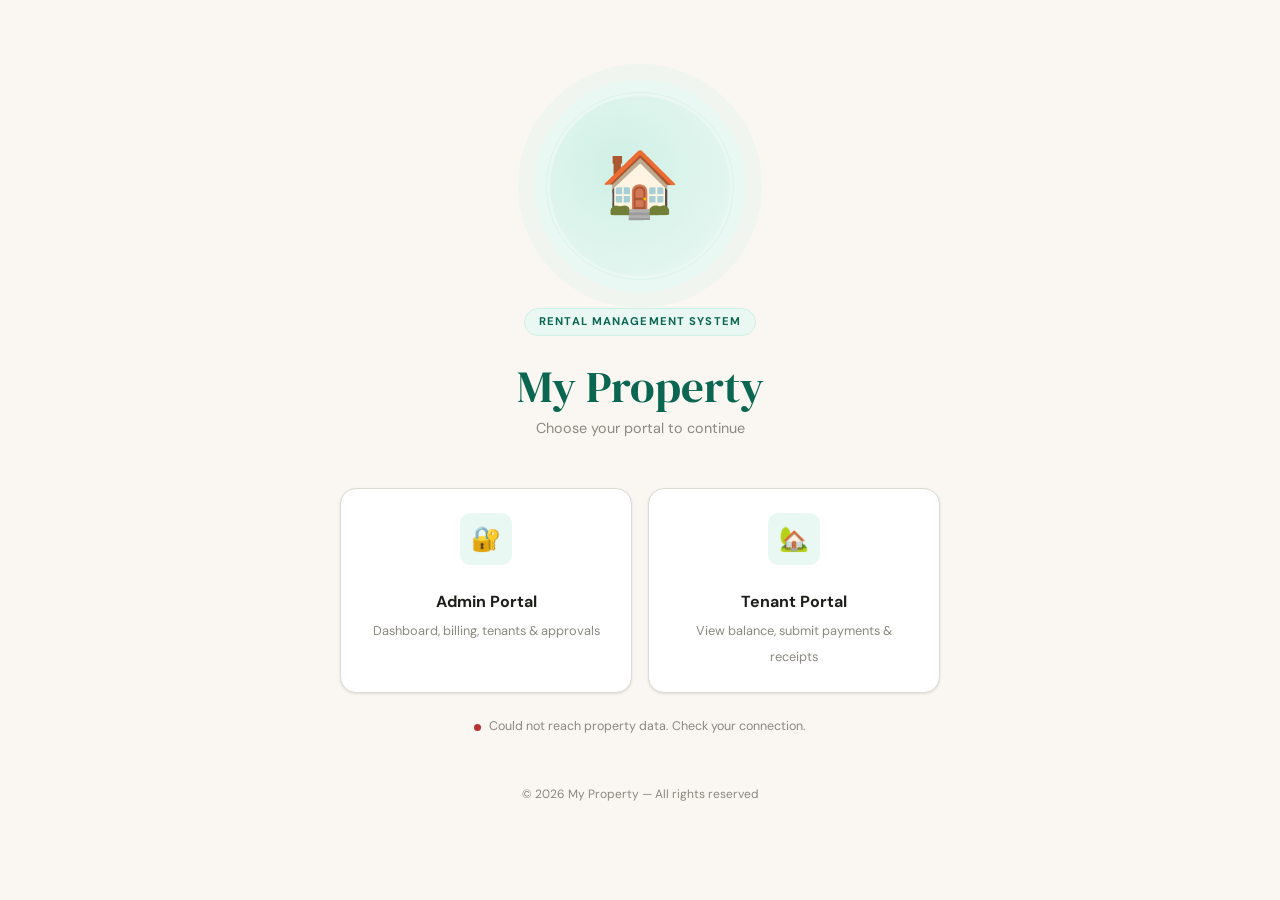
<file: index.html>
<!DOCTYPE html>
<html lang="en">
<head>
  <meta charset="UTF-8" />
  <meta name="viewport" content="width=device-width, initial-scale=1.0" />
  <meta name="description" content="Rental Management System" />
  <title>Loading…</title>

  <!-- PWA -->
  <link rel="manifest" href="manifest.json" />
  <meta name="theme-color" content="#0a6650" />
  <meta name="mobile-web-app-capable" content="yes" />
  <meta name="apple-mobile-web-app-capable" content="yes" />
  <meta name="apple-mobile-web-app-status-bar-style" content="black-translucent" />
  <meta name="apple-mobile-web-app-title" content="JJ Rental" />
  <link rel="apple-touch-icon" href="icon-192.svg" />

  <!-- Preconnect to speed up first GAS call -->
  <link rel="preconnect" href="https://script.google.com" />
  <link rel="dns-prefetch" href="https://script.googleusercontent.com" />

  <!-- Fonts -->
  <link rel="preconnect" href="https://fonts.googleapis.com" />
  <link rel="preconnect" href="https://fonts.gstatic.com" crossorigin />
  <link href="https://fonts.googleapis.com/css2?family=DM+Sans:wght@400;500;600;700&family=DM+Serif+Display&display=swap" rel="stylesheet" />

  <link rel="stylesheet" href="style.css" />

  <style>
    /* Landing-specific tweaks */
    .landing__orb {
      width: 180px;
      height: 180px;
      border-radius: 50%;
      background: radial-gradient(circle at 40% 40%, var(--clr-teal-light), var(--clr-teal-pale));
      display: flex;
      align-items: center;
      justify-content: center;
      margin: 0 auto var(--sp-xl);
      box-shadow: 0 0 0 16px var(--clr-teal-pale), 0 0 0 32px rgba(208,240,230,.25);
      font-size: 4rem;
      position: relative;
    }

    .landing__orb::after {
      content: '';
      position: absolute;
      inset: -4px;
      border-radius: 50%;
      border: 1.5px solid var(--clr-teal-light);
      opacity: .6;
    }

    .landing__version {
      display: inline-block;
      margin-bottom: var(--sp-lg);
      background: var(--accent-pale);
      color: var(--clr-teal-dark);
      border: 1px solid var(--accent-light);
      border-radius: var(--r-pill);
      font-size: .7rem;
      font-weight: 700;
      letter-spacing: .1em;
      text-transform: uppercase;
      padding: 4px 14px;
    }

    /* Animate cards in on load */
    .portal-card {
      opacity: 0;
      transform: translateY(16px);
      animation: cardIn var(--dur-mid) var(--ease) forwards;
    }

    .portal-card:nth-child(2) { animation-delay: 80ms; }

    @keyframes cardIn {
      to { opacity: 1; transform: translateY(0); }
    }

    .landing__status {
      display: flex;
      align-items: center;
      gap: var(--sp-sm);
      justify-content: center;
      margin-top: var(--sp-lg);
      font-size: .78rem;
      color: var(--txt-muted);
    }

    .status-dot {
      width: 7px;
      height: 7px;
      border-radius: 50%;
      background: var(--clr-ink-15);
      flex-shrink: 0;
    }

    .status-dot.online  { background: var(--clr-green); }
    .status-dot.offline { background: var(--clr-red); }
    .status-dot.loading {
      background: var(--clr-amber);
      animation: pulse 1.2s ease-in-out infinite;
    }

    @keyframes pulse {
      0%, 100% { opacity: 1; }
      50%       { opacity: .4; }
    }
  </style>
</head>
<body>

<main class="landing" id="landing">

  <!-- Property orb / icon -->
  <div class="landing__orb" aria-hidden="true">🏠</div>

  <!-- Version pill -->
  <span class="landing__version">Rental Management System</span>

  <!-- Property name — filled dynamically from Config sheet -->
  <h1 class="landing__brand" data-property-name>…</h1>
  <p class="landing__tagline">Choose your portal to continue</p>

  <!-- Portal entry cards -->
  <div class="landing__cards" id="portal-cards">

    <a href="admin.html" class="portal-card" id="card-admin" aria-label="Go to Admin Portal">
      <div class="portal-card__icon" aria-hidden="true">🔐</div>
      <div>
        <span class="portal-card__title">Admin Portal</span>
        <span class="portal-card__desc">Dashboard, billing, tenants &amp; approvals</span>
      </div>
    </a>

    <a href="tenant.html" class="portal-card" id="card-tenant" aria-label="Go to Tenant Portal">
      <div class="portal-card__icon" aria-hidden="true">🏡</div>
      <div>
        <span class="portal-card__title">Tenant Portal</span>
        <span class="portal-card__desc">View balance, submit payments &amp; receipts</span>
      </div>
    </a>

  </div>

  <!-- Live connectivity status -->
  <div class="landing__status" id="status-line" aria-live="polite">
    <span class="status-dot loading" id="status-dot"></span>
    <span id="status-text">Connecting to property data…</span>
  </div>

  <p class="landing__footer">
    &copy; <span id="footer-year"></span>
    <span data-property-name>Property</span> &mdash; All rights reserved
  </p>

</main>

<script src="api.js"></script>
<script>
  // Register service worker for PWA / offline / fast repeat loads
  if ('serviceWorker' in navigator) {
    navigator.serviceWorker.register('./sw.js').catch(() => {});
  }

  // ── Boot ────────────────────────────────────────────────────────────────────
  (async function init() {
    // Set footer year
    document.getElementById('footer-year').textContent = new Date().getFullYear();

    const dot  = document.getElementById('status-dot');
    const txt  = document.getElementById('status-text');
    const cachedCfg = apiGetCachedConfig();

    // Paint immediately, then hydrate from Apps Script if the local cache is cold.
    applyPropertyName((cachedCfg && cachedCfg.property_name) || 'My Property', '');

    try {
      const cfg = await apiGetConfig();

      // Inject property name everywhere
      applyPropertyName(cfg.property_name || 'My Property', '');

      // Mark online
      dot.className  = 'status-dot online';
      txt.textContent = cachedCfg ? 'Ready — select a portal above' : 'Connected — select a portal above';

    } catch (err) {
      // Config fetch failed — still show portals, just flag offline
      dot.className  = 'status-dot offline';
      txt.textContent = 'Could not reach property data. Check your connection.';

      // Keep the cached/default name so the page is usable while offline.
      applyPropertyName((cachedCfg && cachedCfg.property_name) || 'My Property', '');

      console.error('Config fetch failed:', err);
    }
  })();
</script>

</body>
</html>
</file>
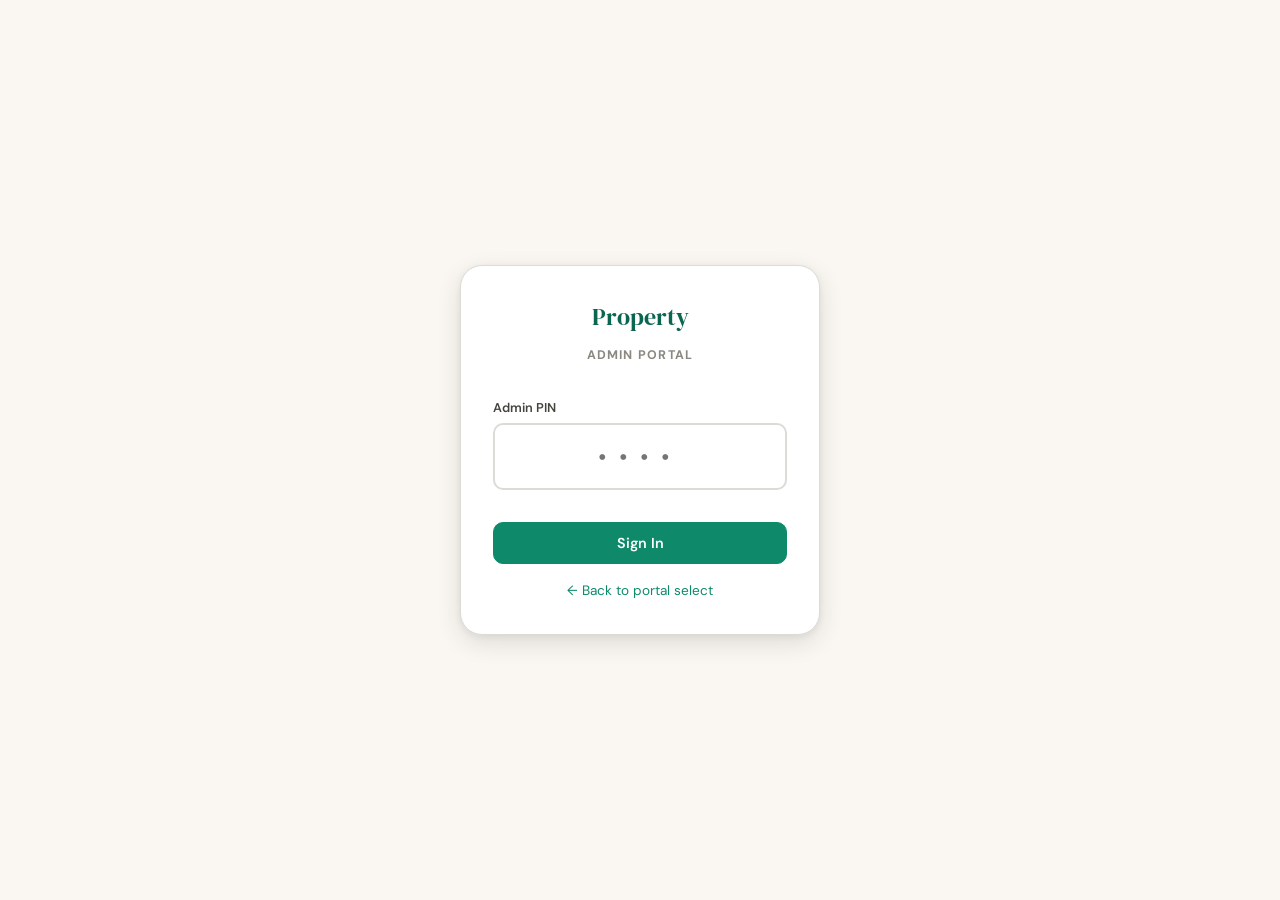
<file: admin.html>
<!DOCTYPE html>
<html lang="en">
<head>
  <meta charset="UTF-8" />
  <meta name="viewport" content="width=device-width, initial-scale=1.0" />
  <title>Loading…</title>

  <!-- PWA -->
  <link rel="manifest" href="manifest.json" />
  <meta name="theme-color" content="#0a6650" />
  <meta name="mobile-web-app-capable" content="yes" />
  <meta name="apple-mobile-web-app-capable" content="yes" />
  <meta name="apple-mobile-web-app-status-bar-style" content="black-translucent" />
  <meta name="apple-mobile-web-app-title" content="JJ Rental" />
  <link rel="apple-touch-icon" href="icon-192.svg" />

  <!-- Preconnect to GAS before any JS runs -->
  <link rel="preconnect" href="https://script.google.com" />
  <link rel="dns-prefetch" href="https://script.googleusercontent.com" />

  <!-- Fonts -->
  <link rel="preconnect" href="https://fonts.googleapis.com" />
  <link rel="preconnect" href="https://fonts.gstatic.com" crossorigin />
  <link href="https://fonts.googleapis.com/css2?family=DM+Sans:wght@400;500;600;700&family=DM+Serif+Display&display=swap" rel="stylesheet" />

  <link rel="stylesheet" href="style.css" />
  <style>
    .stat-card__sub {
      font-size: .68rem;
      color: var(--txt-muted);
      margin-top: 2px;
      font-weight: 400;
      letter-spacing: 0;
      text-transform: none;
    }
    .chart-mode-btn.active {
      background: var(--accent);
      color: var(--clr-white);
      border-color: var(--accent);
    }
  </style>
</head>
<body class="page-shell">

<!-- ══════════════════════════════════════════════════
     LOGIN SCREEN
════════════════════════════════════════════════════ -->
<div id="login-screen" class="login-screen">
  <div class="login-card">
    <div class="login-card__logo">
      <span class="login-card__property" data-property-name>Property</span>
      <span class="login-card__role">Admin Portal</span>
    </div>

    <div class="form-group">
      <label class="form-label" for="pin-input">Admin PIN</label>
      <input
        type="password"
        inputmode="numeric"
        id="pin-input"
        class="pin-input"
        placeholder="••••"
        maxlength="6"
        autocomplete="current-password"
        aria-label="Enter admin PIN"
      />
    </div>

    <p id="login-error" class="form-error hidden" role="alert">Incorrect PIN. Try again.</p>

    <button class="btn btn-primary btn-full mt-md" id="login-btn" type="button">
      Sign In
    </button>

    <p class="text-center text-muted mt-md">
      <a href="index.html">← Back to portal select</a>
    </p>
  </div>
</div>

<!-- ══════════════════════════════════════════════════
     AUTHENTICATED SHELL (hidden until login)
════════════════════════════════════════════════════ -->
<div id="app-shell" class="hidden">

  <!-- Top Bar -->
  <header class="topbar" role="banner">
    <span class="topbar__logo" data-property-name>Property</span>
    <span class="topbar__role">Admin</span>
    <button class="topbar__btn" id="refresh-btn" type="button" aria-label="Refresh data">↻</button>
    <button class="topbar__btn" id="logout-btn"  type="button">Sign out</button>
  </header>

  <!-- Navigation Tabs -->
  <nav class="nav-tabs" role="tablist" aria-label="Admin sections">
    <button class="nav-tab active" role="tab" data-tab="dashboard"     aria-selected="true">Dashboard</button>
    <button class="nav-tab"        role="tab" data-tab="tenants"       aria-selected="false">Tenants</button>
    <button class="nav-tab"        role="tab" data-tab="billing"       aria-selected="false">Billing</button>
    <button class="nav-tab"        role="tab" data-tab="payments"      aria-selected="false">Payments</button>
    <button class="nav-tab"        role="tab" data-tab="transactions"  aria-selected="false">All Transactions</button>
    <button class="nav-tab"        role="tab" data-tab="ledger"        aria-selected="false">Ledger</button>
  </nav>

  <!-- ── TAB: DASHBOARD ─────────────────────────────── -->
  <section id="tab-dashboard" class="content-area" role="tabpanel" aria-label="Dashboard">

    <div class="section-header">
      <h2>Overview</h2>
      <span id="dash-month" class="text-muted text-sm"></span>
    </div>

    <!-- Summary stat cards -->
    <div class="summary-grid" id="dash-stats">
      <div class="skeleton-card"></div>
      <div class="skeleton-card"></div>
      <div class="skeleton-card"></div>
      <div class="skeleton-card"></div>
    </div>

    <!-- Quick actions -->
    <div class="section-gap--sm">
      <p class="section-title">Quick actions</p>
      <div class="quick-actions">
        <button class="quick-btn" type="button" data-action="log-payment">
          <span class="quick-btn__icon">💳</span>Log Payment
        </button>
        <button class="quick-btn" type="button" data-action="add-tenant">
          <span class="quick-btn__icon">➕</span>Add Tenant
        </button>
        <button class="quick-btn" type="button" data-action="meter-readings">
          <span class="quick-btn__icon">⚡</span>Meter Readings
        </button>
        <button class="quick-btn" type="button" data-action="send-reminders" id="btn-send-reminders">
          <span class="quick-btn__icon">🔔</span>Send Reminders
        </button>
      </div>
    </div>

    <!-- Collection stats chart -->
    <div class="section-gap--sm">
      <div style="display:flex;align-items:center;justify-content:space-between;margin-bottom:var(--sp-sm)">
        <p class="section-title" style="margin:0">Collections &amp; Billing</p>
        <div style="display:flex;gap:6px">
          <button class="btn btn-ghost btn-sm chart-mode-btn active" data-mode="daily"   onclick="switchChartMode('daily')">Daily</button>
          <button class="btn btn-ghost btn-sm chart-mode-btn"        data-mode="weekly"  onclick="switchChartMode('weekly')">Weekly</button>
          <button class="btn btn-ghost btn-sm chart-mode-btn"        data-mode="monthly" onclick="switchChartMode('monthly')">Monthly</button>
        </div>
      </div>

      <!-- Bar chart -->
      <div class="card card--flat" style="padding:var(--sp-md) var(--sp-sm) var(--sp-sm)">
        <div id="chart-container" style="width:100%;overflow-x:auto">
          <canvas id="collection-chart" style="display:block;width:100%;max-height:200px"></canvas>
        </div>
        <div style="display:flex;gap:var(--sp-md);justify-content:center;margin-top:var(--sp-sm);font-size:.72rem;color:var(--txt-muted)">
          <span><span style="display:inline-block;width:10px;height:10px;border-radius:2px;background:#1aab85;margin-right:4px"></span>Collected</span>
          <span><span style="display:inline-block;width:10px;height:10px;border-radius:2px;background:#c0d8f0;margin-right:4px"></span>Billed</span>
        </div>
      </div>

      <!-- Summary table -->
      <div class="table-wrapper" id="chart-table" style="margin-top:var(--sp-sm)">
        <div class="skeleton-line" style="margin:12px"></div>
      </div>
    </div>

    <!-- Recent activity -->
    <div class="section-gap--sm">
      <p class="section-title">Recent payments</p>

      <!-- Quick filter bar -->
      <div style="display:flex;gap:8px;margin-bottom:10px;flex-wrap:wrap">
        <input
          type="text"
          id="dash-filter-name"
          class="form-input"
          placeholder="Search tenant…"
          style="flex:1;min-width:130px;font-size:.8rem;padding:7px 10px"
          oninput="filterRecentPayments()"
        />
        <input
          type="date"
          id="dash-filter-date"
          class="form-input"
          style="width:150px;font-size:.8rem;padding:7px 10px"
          onchange="filterRecentPayments()"
        />
        <button class="btn btn-ghost btn-sm" type="button" onclick="clearRecentPaymentsFilter()">Clear</button>
      </div>

      <div class="card card--flat" id="dash-activity">
        <div class="skeleton-line"></div>
        <div class="skeleton-line"></div>
        <div class="skeleton-line"></div>
      </div>
    </div>

  </section>

  <!-- ── TAB: TENANTS ───────────────────────────────── -->
  <section id="tab-tenants" class="content-area hidden" role="tabpanel" aria-label="Tenants">

    <div class="section-header">
      <h2>Tenants</h2>
      <button class="btn btn-primary btn-sm" type="button" id="btn-add-tenant">+ Add tenant</button>
    </div>

    <div id="tenants-list">
      <div class="skeleton-card"></div>
      <div class="skeleton-card"></div>
    </div>

  </section>

  <!-- ── TAB: BILLING ───────────────────────────────── -->
  <section id="tab-billing" class="content-area hidden" role="tabpanel" aria-label="Billing &amp; Readings">

    <div class="section-header">
      <h2>Meter Readings &amp; Billing</h2>
    </div>

    <div class="card card--flat mb-md">
      <div class="form-row">
        <div class="form-group" style="margin-bottom:0">
          <label class="form-label" for="billing-month">Billing month</label>
          <input type="month" id="billing-month" class="form-input" />
        </div>
        <div class="form-group" style="margin-bottom:0;display:flex;align-items:flex-end">
          <button class="btn btn-secondary btn-full" type="button" id="btn-load-readings">
            Load tenants
          </button>
        </div>
      </div>
    </div>

    <div id="readings-list"></div>

    <div id="readings-footer" class="hidden">
      <button class="btn btn-primary btn-full" type="button" id="btn-save-readings">
        Save readings &amp; generate bills
      </button>
    </div>

  </section>

  <!-- ── TAB: PAYMENTS ─────────────────────────────── -->
  <section id="tab-payments" class="content-area hidden" role="tabpanel" aria-label="Payments">

    <div class="section-header">
      <h2>Pending Approvals</h2>
      <span id="pending-count-badge" class="badge badge-pending hidden"></span>
    </div>

    <div id="pending-list">
      <div class="skeleton-card"></div>
    </div>

    <div class="section-gap">
      <div class="section-header">
        <h2>Payment History</h2>
        <div class="d-flex gap-sm align-center">
          <select id="history-tenant-filter" class="form-select" style="width:auto;font-size:.8rem;padding:7px 30px 7px 10px">
            <option value="">All tenants</option>
          </select>
        </div>
      </div>
      <div class="table-wrapper" id="history-table-wrap">
        <div class="skeleton-line" style="margin:16px"></div>
        <div class="skeleton-line" style="margin:16px;width:80%"></div>
      </div>
    </div>

  </section>

  <!-- ── TAB: ALL TRANSACTIONS ─────────────────────── -->
  <section id="tab-transactions" class="content-area hidden" role="tabpanel" aria-label="All Transactions">

    <div class="section-header">
      <h2>All Transactions</h2>
      <button class="btn btn-secondary btn-sm" type="button" id="btn-export-csv">⬇ Export CSV</button>
    </div>

    <!-- Filters -->
    <div style="display:flex;flex-wrap:wrap;gap:8px;margin-bottom:var(--sp-md)">
      <input
        type="text"
        id="txn-filter-name"
        class="form-input"
        placeholder="Tenant name or code…"
        style="flex:2;min-width:140px;font-size:.8rem;padding:7px 10px"
        oninput="filterTransactions()"
      />
      <input
        type="date"
        id="txn-filter-from"
        class="form-input"
        style="width:148px;font-size:.8rem;padding:7px 10px"
        onchange="filterTransactions()"
      />
      <input
        type="date"
        id="txn-filter-to"
        class="form-input"
        style="width:148px;font-size:.8rem;padding:7px 10px"
        onchange="filterTransactions()"
      />
      <select id="txn-filter-method" class="form-select" style="width:auto;font-size:.8rem;padding:7px 28px 7px 10px" onchange="filterTransactions()">
        <option value="">All methods</option>
        <option value="GCash">GCash</option>
        <option value="Cash">Cash</option>
        <option value="Bank Transfer">Bank Transfer</option>
      </select>
      <select id="txn-filter-status" class="form-select" style="width:auto;font-size:.8rem;padding:7px 28px 7px 10px" onchange="filterTransactions()">
        <option value="">All statuses</option>
        <option value="approved">Approved</option>
        <option value="pending">Pending</option>
        <option value="rejected">Rejected</option>
      </select>
      <div style="display:flex;gap:6px;align-items:center">
        <input
          type="number"
          id="txn-filter-min"
          class="form-input"
          placeholder="Min ₱"
          style="width:90px;font-size:.8rem;padding:7px 10px"
          oninput="filterTransactions()"
        />
        <span style="font-size:.8rem;color:var(--txt-muted)">–</span>
        <input
          type="number"
          id="txn-filter-max"
          class="form-input"
          placeholder="Max ₱"
          style="width:90px;font-size:.8rem;padding:7px 10px"
          oninput="filterTransactions()"
        />
      </div>
      <button class="btn btn-ghost btn-sm" type="button" onclick="clearTransactionFilters()">Clear</button>
    </div>

    <!-- Result count -->
    <p id="txn-result-count" class="text-muted" style="font-size:.8rem;margin-bottom:var(--sp-sm)"></p>

    <!-- Table -->
    <div class="table-wrapper" id="txn-table-wrap">
      <div class="skeleton-line" style="margin:16px"></div>
      <div class="skeleton-line" style="margin:16px;width:80%"></div>
    </div>

  </section>

  <!-- ── TAB: LEDGER ────────────────────────────────── -->
  <section id="tab-ledger" class="content-area hidden" role="tabpanel" aria-label="Ledger">

    <div class="section-header">
      <h2>Running Ledger</h2>
      <button class="btn btn-ghost btn-sm" type="button" id="btn-refresh-ledger">↻ Refresh</button>
    </div>

    <!-- Summary -->
    <div class="summary-grid mb-md" id="ledger-summary">
      <div class="skeleton-card"></div>
      <div class="skeleton-card"></div>
      <div class="skeleton-card"></div>
    </div>

    <!-- Filter pills -->
    <div class="filter-pills">
      <button class="filter-pill active" data-ledger-filter="all">All tenants</button>
      <button class="filter-pill" data-ledger-filter="owing">With balance</button>
      <button class="filter-pill" data-ledger-filter="clear">Fully paid</button>
    </div>

    <div id="ledger-list">
      <div class="skeleton-card"></div>
      <div class="skeleton-card"></div>
    </div>

  </section>

</div><!-- /#app-shell -->

<!-- ══════════════════════════════════════════════════
     MODALS
════════════════════════════════════════════════════ -->

<!-- Log Payment Modal (Flexible) -->
<dialog id="modal-log-payment" aria-labelledby="modal-log-payment-title">
  <div class="dialog-header">
    <h2 id="modal-log-payment-title">Log Payment</h2>
    <button class="dialog-close" type="button" onclick="closeModal('modal-log-payment')" aria-label="Close">✕</button>
  </div>
  <div class="dialog-body">

    <!-- Step 1: Tenant -->
    <div class="form-group">
      <label class="form-label" for="lp-tenant">Tenant <span class="required">*</span></label>
      <select id="lp-tenant" class="form-select"></select>
    </div>

    <!-- Step 2: Billing periods (checkboxes, loaded dynamically) -->
    <div class="form-group" id="lp-periods-group" style="display:none">
      <label class="form-label">Billing periods to pay <span class="required">*</span></label>
      <div id="lp-periods-list" style="
        border:1px solid var(--border);
        border-radius:var(--r-md);
        overflow:hidden;
        margin-top:4px;
      "></div>
      <span class="form-hint">Check all periods this payment should cover. Oldest first is recommended.</span>
    </div>

    <!-- Step 3: Amount + date -->
    <div class="form-row">
      <div class="form-group">
        <label class="form-label" for="lp-amount">Total amount paid (₱) <span class="required">*</span></label>
        <input type="number" id="lp-amount" class="form-input" placeholder="0.00" min="0" step="0.01" />
      </div>
      <div class="form-group">
        <label class="form-label" for="lp-date">Payment date <span class="required">*</span></label>
        <input type="date" id="lp-date" class="form-input" />
      </div>
    </div>

    <!-- Credit warning (shown if excess) -->
    <div id="lp-credit-warning" style="
      display:none;
      background:var(--accent-pale);
      border:1px solid var(--accent-light);
      border-radius:var(--r-md);
      padding:var(--sp-md);
      font-size:.85rem;
      color:var(--clr-teal-dark);
      margin-bottom:var(--sp-md);
    ">
      <strong>⚠️ Advance credit notice</strong><br>
      <span id="lp-credit-amount"></span> will be recorded as a credit balance on this tenant's account and automatically applied to future bills.
      <div style="margin-top:var(--sp-sm)">
        <label style="display:flex;align-items:center;gap:8px;cursor:pointer">
          <input type="checkbox" id="lp-credit-confirm" />
          I confirm this advance credit is correct
        </label>
      </div>
    </div>

    <!-- Method + ref -->
    <div class="form-group">
      <label class="form-label" for="lp-method">Payment method <span class="required">*</span></label>
      <select id="lp-method" class="form-select">
        <option value="">— select —</option>
        <option value="GCash">GCash</option>
        <option value="Cash">Cash</option>
        <option value="Bank Transfer">Bank Transfer</option>
      </select>
    </div>
    <div class="form-group">
      <label class="form-label" for="lp-ref">Reference number</label>
      <input type="text" id="lp-ref" class="form-input" placeholder="e.g. GCash ref or OR number" />
    </div>
    <div class="form-group">
      <label class="form-label" for="lp-note">Note</label>
      <input type="text" id="lp-note" class="form-input" placeholder="Optional note" />
    </div>

  </div>
  <div class="dialog-footer">
    <button class="btn btn-ghost" type="button" onclick="closeModal('modal-log-payment')">Cancel</button>
    <button class="btn btn-primary" type="button" id="btn-submit-log-payment">Log Payment</button>
  </div>
</dialog>

<!-- Add / Edit Tenant Modal -->
<dialog id="modal-tenant" aria-labelledby="modal-tenant-title">
  <div class="dialog-header">
    <h2 id="modal-tenant-title">Add Tenant</h2>
    <button class="dialog-close" type="button" onclick="closeModal('modal-tenant')" aria-label="Close">✕</button>
  </div>
  <div class="dialog-body">
    <input type="hidden" id="tenant-form-id" name="tenant_id" />
    <div class="form-row">
      <div class="form-group">
        <label class="form-label" for="tf-name">Full name <span class="required">*</span></label>
        <input type="text" id="tf-name" name="name" class="form-input" placeholder="Juan dela Cruz" />
      </div>
      <div class="form-group">
        <label class="form-label" for="tf-unit">Unit / Room <span class="required">*</span></label>
        <input type="text" id="tf-unit" name="unit" class="form-input" placeholder="Unit 3A" />
      </div>
    </div>
    <div class="form-row">
      <div class="form-group">
        <label class="form-label" for="tf-room-type">Room type</label>
        <input type="text" id="tf-room-type" name="room_type" class="form-input" placeholder="Studio / 1BR" />
      </div>
      <div class="form-group">
        <label class="form-label" for="tf-move-in">Move-in date</label>
        <input type="date" id="tf-move-in" name="move_in_date" class="form-input" />
      </div>
    </div>
    <div class="form-row">
      <div class="form-group">
        <label class="form-label" for="tf-rent">Monthly rent (₱) <span class="required">*</span></label>
        <input type="number" id="tf-rent" name="monthly_rent" class="form-input" placeholder="0.00" min="0" step="0.01" />
      </div>
      <div class="form-group">
        <label class="form-label" for="tf-deposit">Deposit paid (₱)</label>
        <input type="number" id="tf-deposit" name="deposit_paid" class="form-input" placeholder="0.00" min="0" step="0.01" />
      </div>
    </div>
    <div class="form-row">
      <div class="form-group">
        <label class="form-label" for="tf-email">Email</label>
        <input type="email" id="tf-email" name="email" class="form-input" placeholder="tenant@email.com" />
      </div>
      <div class="form-group">
        <label class="form-label" for="tf-contact">Contact number</label>
        <input type="tel" id="tf-contact" name="contact" class="form-input" placeholder="09XX XXX XXXX" />
      </div>
    </div>
    <div class="form-row">
      <div class="form-group">
        <label class="form-label" for="tf-login-code">Login code</label>
        <input type="text" id="tf-login-code" name="login_code" class="form-input" placeholder="Auto-generated" />
        <span class="form-hint">Leave blank to auto-assign (e.g. JJ-04)</span>
      </div>
      <div class="form-group" id="tf-status-group">
        <label class="form-label" for="tf-status">Status</label>
        <select id="tf-status" name="status" class="form-select">
          <option value="active">Active</option>
          <option value="moved-out">Moved out</option>
        </select>
      </div>
    </div>
    <div id="tf-moveout-row" class="form-group hidden">
      <label class="form-label" for="tf-move-out">Move-out date</label>
      <input type="date" id="tf-move-out" name="move_out_date" class="form-input" />
    </div>
  </div>
  <div class="dialog-footer">
    <button class="btn btn-ghost" type="button" onclick="closeModal('modal-tenant')">Cancel</button>
    <button class="btn btn-primary" type="button" id="btn-submit-tenant">Save tenant</button>
  </div>
</dialog>

<!-- Approve / Reject Payment Modal -->
<dialog id="modal-approve" aria-labelledby="modal-approve-title">
  <div class="dialog-header">
    <h2 id="modal-approve-title">Review Payment</h2>
    <button class="dialog-close" type="button" onclick="closeModal('modal-approve')" aria-label="Close">✕</button>
  </div>
  <div class="dialog-body">
    <input type="hidden" id="approve-payment-id" />
    <div id="approve-detail" class="mb-md"></div>
    <div class="form-group">
      <label class="form-label" for="approve-note">Note (optional)</label>
      <input type="text" id="approve-note" class="form-input" placeholder="Add a note for the tenant" />
    </div>
  </div>
  <div class="dialog-footer">
    <button class="btn btn-ghost" type="button" onclick="closeModal('modal-approve')">Cancel</button>
    <button class="btn btn-danger"   type="button" id="btn-reject">Reject</button>
    <button class="btn btn-success"  type="button" id="btn-approve">Approve &amp; send receipt</button>
  </div>
</dialog>

<!-- Receipt View Modal -->
<dialog id="modal-receipt" aria-labelledby="modal-receipt-title">
  <div class="dialog-header">
    <h2 id="modal-receipt-title">Receipt</h2>
    <button class="dialog-close" type="button" onclick="closeModal('modal-receipt')" aria-label="Close">✕</button>
  </div>
  <div class="dialog-body" id="receipt-view-body">
    <!-- Populated dynamically -->
  </div>
  <div class="dialog-footer no-print">
    <button class="btn btn-ghost"      type="button" onclick="closeModal('modal-receipt')">Close</button>
    <button class="btn btn-secondary"  type="button" id="btn-resend-receipt" onclick="resendReceiptEmail()">✉ Resend Email</button>
    <button class="btn btn-secondary"  type="button" onclick="window.print()">🖨 Print</button>
  </div>
</dialog>

<!-- Payment Detail Drawer -->
<div id="drawer-backdrop" style="
  display:none;position:fixed;inset:0;
  background:rgba(0,0,0,.45);z-index:900;
  transition:opacity .2s;
" onclick="closeDrawer()"></div>

<div id="payment-drawer" style="
  display:none;position:fixed;bottom:0;left:0;right:0;
  background:var(--bg-card);border-radius:var(--r-lg) var(--r-lg) 0 0;
  box-shadow:0 -4px 32px rgba(0,0,0,.18);
  z-index:901;max-height:85vh;overflow-y:auto;
  transform:translateY(100%);transition:transform .25s cubic-bezier(.4,0,.2,1);
" role="dialog" aria-labelledby="drawer-title" aria-modal="true">
  <div style="padding:var(--sp-lg)">
    <!-- Handle -->
    <div style="width:40px;height:4px;background:var(--clr-ink-15);border-radius:2px;margin:0 auto var(--sp-md)"></div>
    <div style="display:flex;justify-content:space-between;align-items:center;margin-bottom:var(--sp-md)">
      <h3 id="drawer-title" style="margin:0;font-size:1rem">Payment Detail</h3>
      <button class="btn btn-ghost btn-sm" type="button" onclick="closeDrawer()">✕</button>
    </div>
    <div id="drawer-body"></div>
  </div>
</div>

<script src="api.js"></script>
<script src="admin.js"></script>
<script>if ('serviceWorker' in navigator) navigator.serviceWorker.register('./sw.js').catch(() => {});</script>
</body>
</html>
</file>
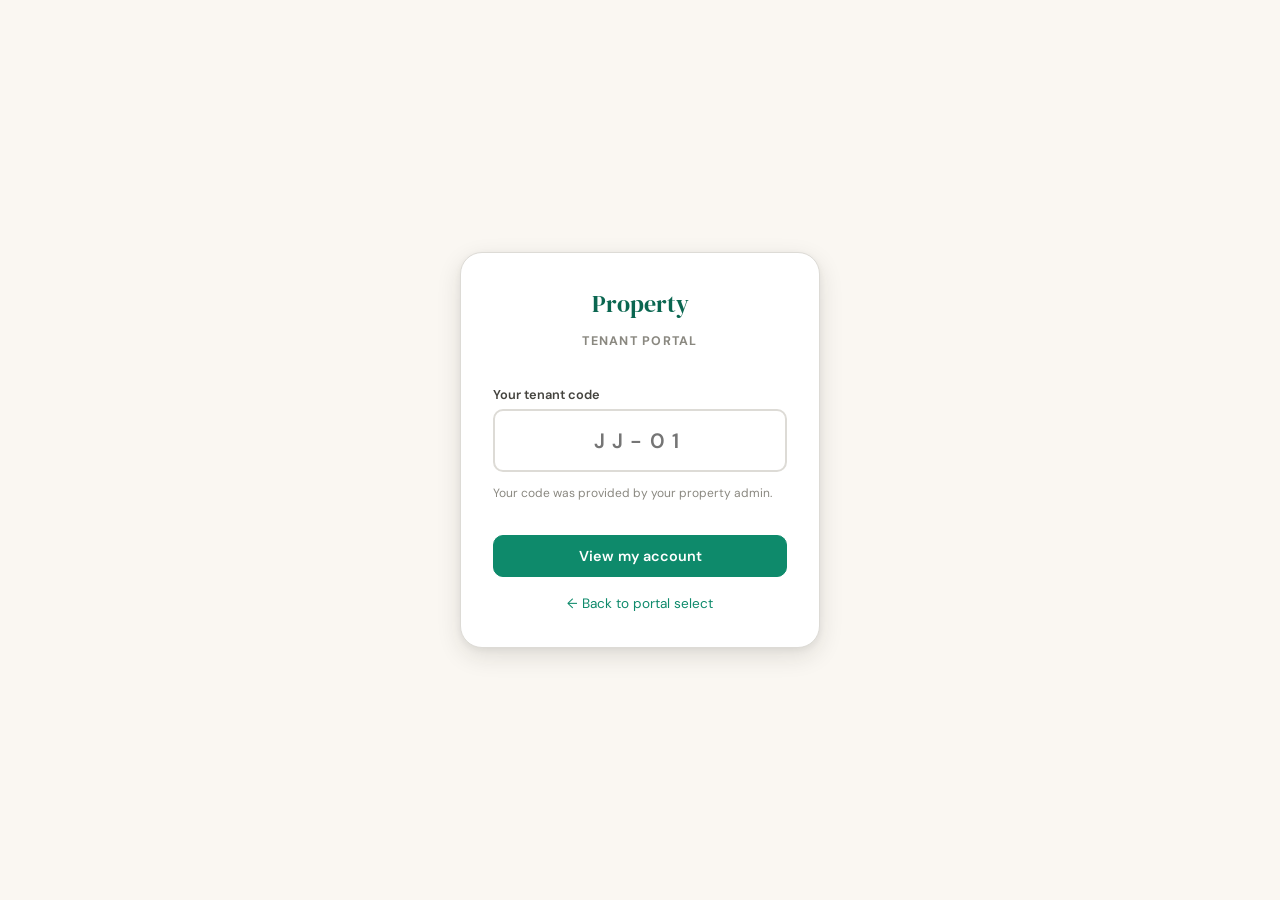
<file: tenant.html>
<!DOCTYPE html>
<html lang="en">
<head>
  <meta charset="UTF-8" />
  <meta name="viewport" content="width=device-width, initial-scale=1.0" />
  <meta name="description" content="Tenant Portal" />
  <title>Loading…</title>

  <!-- PWA -->
  <link rel="manifest" href="manifest.json" />
  <meta name="theme-color" content="#0a6650" />
  <meta name="mobile-web-app-capable" content="yes" />
  <meta name="apple-mobile-web-app-capable" content="yes" />
  <meta name="apple-mobile-web-app-status-bar-style" content="black-translucent" />
  <meta name="apple-mobile-web-app-title" content="JJ Rental" />
  <link rel="apple-touch-icon" href="icon-192.svg" />

  <!-- Preconnect to GAS before any JS runs -->
  <link rel="preconnect" href="https://script.google.com" />
  <link rel="dns-prefetch" href="https://script.googleusercontent.com" />

  <!-- Fonts -->
  <link rel="preconnect" href="https://fonts.googleapis.com" />
  <link rel="preconnect" href="https://fonts.gstatic.com" crossorigin />
  <link href="https://fonts.googleapis.com/css2?family=DM+Sans:wght@400;500;600;700&family=DM+Serif+Display&display=swap" rel="stylesheet" />

  <link rel="stylesheet" href="style.css" />

  <style>
    /* ── Tenant-specific additions ── */

    /* Balance hero card on dashboard */
    .balance-hero {
      background: var(--bg-topbar);
      border-radius: var(--r-lg);
      padding: var(--sp-xl) var(--sp-lg);
      text-align: center;
      margin-bottom: var(--sp-md);
      position: relative;
      overflow: hidden;
    }

    .balance-hero::before {
      content: '';
      position: absolute;
      inset: 0;
      background: radial-gradient(ellipse at 70% 30%, rgba(26,171,133,.25), transparent 70%);
      pointer-events: none;
    }

    .balance-hero__label {
      font-size: .72rem;
      font-weight: 700;
      letter-spacing: .1em;
      text-transform: uppercase;
      color: var(--clr-teal-light);
      margin-bottom: var(--sp-xs);
    }

    .balance-hero__amount {
      font-family: 'DM Serif Display', serif;
      font-size: 2.6rem;
      color: var(--clr-white);
      line-height: 1;
      margin-bottom: var(--sp-xs);
    }

    .balance-hero__amount--zero { color: var(--clr-teal-light); }

    .balance-hero__due {
      font-size: .8rem;
      color: var(--clr-teal-light);
      opacity: .85;
    }

    .balance-hero__last {
      margin-top: var(--sp-md);
      font-size: .78rem;
      color: rgba(255,255,255,.6);
    }

    /* Tenant info chip strip */
    .tenant-chips {
      display: flex;
      flex-wrap: wrap;
      gap: var(--sp-sm);
      margin-bottom: var(--sp-md);
    }

    .tenant-chip {
      background: var(--bg-card);
      border: 1px solid var(--border);
      border-radius: var(--r-pill);
      padding: 5px 12px;
      font-size: .78rem;
      color: var(--txt-secondary);
      font-weight: 500;
    }

    .tenant-chip strong { color: var(--txt-primary); }

    /* Payment submission form card */
    .submit-card {
      background: var(--bg-card);
      border: 1px solid var(--border);
      border-radius: var(--r-lg);
      overflow: hidden;
      box-shadow: var(--shadow-sm);
    }

    .submit-card__header {
      background: var(--accent-pale);
      border-bottom: 1px solid var(--accent-light);
      padding: var(--sp-md) var(--sp-lg);
    }

    .submit-card__title {
      font-size: .9rem;
      font-weight: 700;
      color: var(--clr-teal-dark);
    }

    .submit-card__body { padding: var(--sp-lg); }

    /* History payment rows */
    .history-item {
      background: var(--bg-card);
      border: 1px solid var(--border);
      border-radius: var(--r-md);
      padding: var(--sp-md);
      margin-bottom: var(--sp-sm);
      box-shadow: var(--shadow-sm);
    }

    .history-item__header {
      display: flex;
      justify-content: space-between;
      align-items: flex-start;
      margin-bottom: var(--sp-xs);
      gap: var(--sp-sm);
    }

    .history-item__period {
      font-weight: 600;
      font-size: .9rem;
      color: var(--txt-primary);
    }

    .history-item__amount {
      font-family: 'DM Serif Display', serif;
      font-size: 1.15rem;
      color: var(--accent-dark);
      white-space: nowrap;
    }

    .history-item__meta {
      font-size: .75rem;
      color: var(--txt-muted);
      display: flex;
      flex-wrap: wrap;
      gap: 4px var(--sp-md);
      margin-bottom: var(--sp-sm);
    }

    /* Code login input */
    .code-input {
      text-align: center;
      font-size: 1.3rem;
      letter-spacing: .35em;
      text-transform: uppercase;
      font-weight: 600;
      border: 2px solid var(--border);
      border-radius: var(--r-md);
      padding: var(--sp-md);
      width: 100%;
    }

    .code-input:focus {
      border-color: var(--accent);
      box-shadow: 0 0 0 3px rgba(14,138,107,.15);
      outline: none;
    }
  </style>
</head>
<body class="page-shell">

<!-- ══════════════════════════════════════════════════
     LOGIN SCREEN
════════════════════════════════════════════════════ -->
<div id="login-screen" class="login-screen">
  <div class="login-card">
    <div class="login-card__logo">
      <span class="login-card__property" data-property-name>Property</span>
      <span class="login-card__role">Tenant Portal</span>
    </div>

    <div class="form-group">
      <label class="form-label" for="code-input">Your tenant code</label>
      <input
        type="text"
        id="code-input"
        class="code-input"
        placeholder="JJ-01"
        maxlength="10"
        autocomplete="username"
        autocapitalize="characters"
        spellcheck="false"
        aria-label="Enter your tenant login code"
      />
      <span class="form-hint mt-sm">Your code was provided by your property admin.</span>
    </div>

    <p id="login-error" class="form-error hidden" role="alert">
      Invalid code. Please check and try again.
    </p>

    <button class="btn btn-primary btn-full mt-md" id="login-btn" type="button">
      View my account
    </button>

    <p class="text-center text-muted mt-md">
      <a href="index.html">← Back to portal select</a>
    </p>
  </div>
</div>

<!-- ══════════════════════════════════════════════════
     AUTHENTICATED SHELL
════════════════════════════════════════════════════ -->
<div id="app-shell" class="hidden">

  <!-- Top Bar -->
  <header class="topbar" role="banner">
    <span class="topbar__logo" data-property-name>Property</span>
    <span class="topbar__role" id="topbar-unit"></span>
    <button class="topbar__btn" id="logout-btn" type="button">Sign out</button>
  </header>

  <!-- Navigation Tabs -->
  <nav class="nav-tabs" role="tablist" aria-label="Tenant sections">
    <button class="nav-tab active" role="tab" data-tab="home"    aria-selected="true">My Account</button>
    <button class="nav-tab"        role="tab" data-tab="billing" aria-selected="false">Billing</button>
    <button class="nav-tab"        role="tab" data-tab="pay"     aria-selected="false">Pay</button>
    <button class="nav-tab"        role="tab" data-tab="history" aria-selected="false">History</button>
  </nav>

  <!-- ── TAB: HOME / DASHBOARD ──────────────────────── -->
  <section id="tab-home" class="content-area" role="tabpanel" aria-label="My Account">

    <!-- Balance hero -->
    <div class="balance-hero" id="balance-hero">
      <div class="balance-hero__label">Current balance due</div>
      <div class="balance-hero__amount" id="hero-amount">—</div>
      <div class="balance-hero__due"   id="hero-due"></div>
      <div class="balance-hero__last"  id="hero-last"></div>
    </div>

    <!-- Tenant info chips -->
    <div class="tenant-chips" id="tenant-chips"></div>

    <!-- Current month billing snapshot -->
    <p class="section-title">This month's bill</p>
    <div id="home-billing-card">
      <div class="skeleton-card"></div>
    </div>

    <!-- Pay now shortcut -->
    <button class="btn btn-primary btn-full mt-md" type="button" id="btn-pay-now">
      Submit a payment
    </button>

  </section>

  <!-- ── TAB: BILLING DETAIL ────────────────────────── -->
  <section id="tab-billing" class="content-area hidden" role="tabpanel" aria-label="Billing">

    <div class="section-header">
      <h2>Billing history</h2>
    </div>

    <div id="billing-list">
      <div class="skeleton-card"></div>
      <div class="skeleton-card"></div>
    </div>

  </section>

  <!-- ── TAB: SUBMIT PAYMENT ────────────────────────── -->
  <section id="tab-pay" class="content-area hidden" role="tabpanel" aria-label="Submit Payment">

    <div class="section-header">
      <h2>Submit payment</h2>
    </div>

    <p class="text-muted mb-md" style="font-size:.875rem">
      Fill in the details below. Your payment will be reviewed and confirmed by your property admin.
      You'll receive a receipt by email once approved.
    </p>

    <div class="submit-card">
      <div class="submit-card__header">
        <div class="submit-card__title">Payment details</div>
      </div>
      <div class="submit-card__body">

        <div class="form-group">
          <label class="form-label" for="pay-billing">Billing period <span class="required">*</span></label>
          <select id="pay-billing" class="form-select">
            <option value="">Loading…</option>
          </select>
        </div>

        <div class="form-row">
          <div class="form-group">
            <label class="form-label" for="pay-amount">Amount paid (₱) <span class="required">*</span></label>
            <input type="number" id="pay-amount" class="form-input" placeholder="0.00" min="1" step="0.01" inputmode="decimal" />
          </div>
          <div class="form-group">
            <label class="form-label" for="pay-date">Payment date <span class="required">*</span></label>
            <input type="date" id="pay-date" class="form-input" />
          </div>
        </div>

        <div class="form-group">
          <label class="form-label" for="pay-method">Payment method <span class="required">*</span></label>
          <select id="pay-method" class="form-select">
            <option value="">— select —</option>
            <option value="GCash">GCash</option>
            <option value="Cash">Cash</option>
            <option value="Bank Transfer">Bank Transfer</option>
          </select>
        </div>

        <div class="form-group">
          <label class="form-label" for="pay-ref">Reference number</label>
          <input type="text" id="pay-ref" class="form-input" placeholder="GCash ref, bank ref no., etc." />
          <span class="form-hint">Required for GCash and bank transfers.</span>
        </div>

        <div class="form-group">
          <label class="form-label" for="pay-proof">Proof of payment (Google Drive link)</label>
          <input type="url" id="pay-proof" class="form-input" placeholder="https://drive.google.com/…" inputmode="url" />
          <span class="form-hint">Upload your screenshot to Google Drive and paste the shareable link here.</span>
        </div>

        <button class="btn btn-primary btn-full" type="button" id="btn-submit-payment">
          Submit for approval
        </button>

      </div>
    </div>

    <div class="card card--teal mt-md">
      <p style="font-size:.8rem;color:var(--clr-teal-dark);">
        <strong>What happens next?</strong><br>
        Your admin will review your submission and approve it. Once approved, your balance will update
        and a receipt will be sent to your registered email address.
      </p>
    </div>

  </section>

  <!-- ── TAB: PAYMENT HISTORY ───────────────────────── -->
  <section id="tab-history" class="content-area hidden" role="tabpanel" aria-label="Payment History">

    <div class="section-header">
      <h2>Payment history</h2>
    </div>

    <div id="history-list">
      <div class="skeleton-card"></div>
      <div class="skeleton-card"></div>
    </div>

  </section>

</div><!-- /#app-shell -->

<!-- ══════════════════════════════════════════════════
     RECEIPT MODAL
════════════════════════════════════════════════════ -->
<dialog id="modal-receipt" aria-labelledby="modal-receipt-title">
  <div class="dialog-header">
    <h2 id="modal-receipt-title">Receipt</h2>
    <button class="dialog-close" type="button" onclick="closeModal('modal-receipt')" aria-label="Close">✕</button>
  </div>
  <div class="dialog-body" id="receipt-body">
    <!-- Populated dynamically -->
  </div>
  <div class="dialog-footer no-print">
    <button class="btn btn-ghost"      type="button" onclick="closeModal('modal-receipt')">Close</button>
    <button class="btn btn-secondary"  type="button" onclick="window.print()">🖨 Print</button>
  </div>
</dialog>

<script src="api.js"></script>
<script src="tenant.js"></script>
<script>if ('serviceWorker' in navigator) navigator.serviceWorker.register('./sw.js').catch(() => {});</script>
</body>
</html>
</file>
<file: style.css>
/* =============================================================================
   style.css — JJ Apartment Rental Management System
   Warm neutral palette · Teal accents · Mobile-first · Plain CSS only
   No frameworks, no preprocessors, no external dependencies.
   ============================================================================= */

/* ---------------------------------------------------------------------------
   FONTS — loaded from Google Fonts via index/admin/tenant HTML <link> tags
   Primary:  DM Sans (body, UI)
   Display:  DM Serif Display (property name, headings)
   --------------------------------------------------------------------------- */

/* ---------------------------------------------------------------------------
   CSS CUSTOM PROPERTIES
   --------------------------------------------------------------------------- */
:root {
  /* Brand palette */
  --clr-teal-dark:    #0a6650;
  --clr-teal:         #0e8a6b;
  --clr-teal-mid:     #1aab85;
  --clr-teal-light:   #d0f0e6;
  --clr-teal-pale:    #eaf8f3;

  --clr-cream:        #faf7f2;
  --clr-cream-mid:    #f2ede4;
  --clr-cream-dark:   #e4ddd2;

  --clr-terracotta:   #c0614a;
  --clr-terracotta-light: #faeae7;

  --clr-amber:        #c8861a;
  --clr-amber-light:  #fdf3df;

  --clr-ink:          #1e1e1b;
  --clr-ink-70:       #44433e;
  --clr-ink-40:       #8a8880;
  --clr-ink-15:       #dddbd6;

  --clr-white:        #ffffff;
  --clr-red:          #b83232;
  --clr-red-light:    #fceaea;
  --clr-green:        #1a7a4a;
  --clr-green-light:  #e6f5ed;

  /* Semantic aliases */
  --bg-page:          var(--clr-cream);
  --bg-card:          var(--clr-white);
  --bg-subtle:        var(--clr-cream-mid);
  --bg-topbar:        var(--clr-teal-dark);

  --txt-primary:      var(--clr-ink);
  --txt-secondary:    var(--clr-ink-70);
  --txt-muted:        var(--clr-ink-40);
  --txt-on-teal:      var(--clr-white);

  --border:           var(--clr-ink-15);
  --border-focus:     var(--clr-teal);

  --accent:           var(--clr-teal);
  --accent-dark:      var(--clr-teal-dark);
  --accent-light:     var(--clr-teal-light);
  --accent-pale:      var(--clr-teal-pale);

  /* Spacing scale */
  --sp-xs:  4px;
  --sp-sm:  8px;
  --sp-md:  16px;
  --sp-lg:  24px;
  --sp-xl:  32px;
  --sp-2xl: 48px;

  /* Radii */
  --r-sm:   6px;
  --r-md:   10px;
  --r-lg:   16px;
  --r-xl:   22px;
  --r-pill: 999px;

  /* Shadows */
  --shadow-sm:  0 1px 3px rgba(30,30,27,.08), 0 1px 2px rgba(30,30,27,.04);
  --shadow-md:  0 4px 12px rgba(30,30,27,.10), 0 1px 3px rgba(30,30,27,.06);
  --shadow-lg:  0 8px 24px rgba(30,30,27,.12), 0 2px 6px rgba(30,30,27,.06);

  /* Transitions */
  --ease: cubic-bezier(.25,.46,.45,.94);
  --dur-fast: 140ms;
  --dur-mid:  240ms;

  /* Layout */
  --topbar-h: 56px;
  --max-content: 700px;
}

/* ---------------------------------------------------------------------------
   RESET & BASE
   --------------------------------------------------------------------------- */
*, *::before, *::after { box-sizing: border-box; margin: 0; padding: 0; }

html {
  font-size: 16px;
  -webkit-text-size-adjust: 100%;
  scroll-behavior: smooth;
}

body {
  font-family: 'DM Sans', sans-serif;
  font-size: 1rem;
  line-height: 1.6;
  color: var(--txt-primary);
  background: var(--bg-page);
  min-height: 100vh;
  -webkit-font-smoothing: antialiased;
}

a { color: var(--accent); text-decoration: none; }
a:hover { text-decoration: underline; }

img { max-width: 100%; display: block; }

button, input, select, textarea {
  font-family: inherit;
  font-size: inherit;
}

ul, ol { list-style: none; }

h1, h2, h3, h4 {
  font-family: 'DM Serif Display', serif;
  line-height: 1.2;
  color: var(--txt-primary);
  font-weight: 400; /* DM Serif Display is already bold by design */
}

h1 { font-size: 1.75rem; }
h2 { font-size: 1.35rem; }
h3 { font-size: 1.1rem;  font-family: 'DM Sans', sans-serif; font-weight: 600; }

p { color: var(--txt-secondary); }

/* ---------------------------------------------------------------------------
   LAYOUT HELPERS
   --------------------------------------------------------------------------- */
.page-shell {
  display: flex;
  flex-direction: column;
  min-height: 100vh;
}

.content-area {
  flex: 1;
  width: 100%;
  max-width: var(--max-content);
  margin: 0 auto;
  padding: var(--sp-md) var(--sp-md) var(--sp-2xl);
}

.content-area--wide {
  max-width: 960px;
}

.section-gap { margin-top: var(--sp-xl); }
.section-gap--sm { margin-top: var(--sp-lg); }

.row {
  display: flex;
  gap: var(--sp-md);
  align-items: flex-start;
}

.row--center { align-items: center; }
.row--between { justify-content: space-between; }
.row--wrap { flex-wrap: wrap; }

.col { flex: 1 1 0; min-width: 0; }

/* ---------------------------------------------------------------------------
   TOP BAR
   --------------------------------------------------------------------------- */
.topbar {
  position: sticky;
  top: 0;
  z-index: 100;
  height: var(--topbar-h);
  background: var(--bg-topbar);
  display: flex;
  align-items: center;
  padding: 0 var(--sp-md);
  gap: var(--sp-md);
  box-shadow: 0 2px 8px rgba(0,0,0,.18);
}

.topbar__logo {
  font-family: 'DM Serif Display', serif;
  font-size: 1.15rem;
  color: var(--txt-on-teal);
  flex: 1;
  min-width: 0;
  white-space: nowrap;
  overflow: hidden;
  text-overflow: ellipsis;
}

.topbar__role {
  font-size: .75rem;
  font-weight: 600;
  letter-spacing: .06em;
  text-transform: uppercase;
  color: var(--clr-teal-light);
  opacity: .8;
  white-space: nowrap;
}

.topbar__btn {
  background: rgba(255,255,255,.12);
  border: 1px solid rgba(255,255,255,.2);
  color: var(--txt-on-teal);
  border-radius: var(--r-sm);
  padding: var(--sp-xs) var(--sp-sm);
  font-size: .8rem;
  font-weight: 500;
  cursor: pointer;
  transition: background var(--dur-fast) var(--ease);
  white-space: nowrap;
}

.topbar__btn:hover { background: rgba(255,255,255,.22); }

/* ---------------------------------------------------------------------------
   NAVIGATION TABS
   --------------------------------------------------------------------------- */
.nav-tabs {
  display: flex;
  background: var(--bg-card);
  border-bottom: 2px solid var(--border);
  padding: 0 var(--sp-md);
  overflow-x: auto;
  -webkit-overflow-scrolling: touch;
  scrollbar-width: none;
  gap: var(--sp-xs);
}

.nav-tabs::-webkit-scrollbar { display: none; }

.nav-tab {
  flex-shrink: 0;
  padding: var(--sp-sm) var(--sp-md);
  font-size: .875rem;
  font-weight: 500;
  color: var(--txt-muted);
  border-bottom: 2px solid transparent;
  margin-bottom: -2px;
  cursor: pointer;
  background: none;
  border-top: none;
  border-left: none;
  border-right: none;
  transition: color var(--dur-fast) var(--ease),
              border-color var(--dur-fast) var(--ease);
  white-space: nowrap;
}

.nav-tab:hover { color: var(--txt-primary); }

.nav-tab.active {
  color: var(--accent);
  border-bottom-color: var(--accent);
}

/* ---------------------------------------------------------------------------
   CARDS
   --------------------------------------------------------------------------- */
.card {
  background: var(--bg-card);
  border-radius: var(--r-lg);
  padding: var(--sp-lg);
  box-shadow: var(--shadow-sm);
  border: 1px solid var(--border);
}

.card--flat {
  box-shadow: none;
  border: 1px solid var(--border);
}

.card--teal {
  background: var(--accent-pale);
  border-color: var(--accent-light);
}

.card__label {
  font-size: .7rem;
  font-weight: 700;
  letter-spacing: .08em;
  text-transform: uppercase;
  color: var(--txt-muted);
  margin-bottom: var(--sp-xs);
}

.card__value {
  font-family: 'DM Serif Display', serif;
  font-size: 1.6rem;
  color: var(--txt-primary);
  line-height: 1.1;
}

.card__value--teal  { color: var(--clr-teal); }
.card__value--red   { color: var(--clr-red); }
.card__value--amber { color: var(--clr-amber); }

.card__sub {
  font-size: .8rem;
  color: var(--txt-muted);
  margin-top: var(--sp-xs);
}

/* Dashboard summary grid */
.summary-grid {
  display: grid;
  grid-template-columns: repeat(2, 1fr);
  gap: var(--sp-sm);
}

@media (min-width: 520px) {
  .summary-grid { grid-template-columns: repeat(4, 1fr); }
}

/* ---------------------------------------------------------------------------
   STAT CARDS (dashboard overview)
   --------------------------------------------------------------------------- */
.stat-card {
  background: var(--bg-card);
  border: 1px solid var(--border);
  border-radius: var(--r-md);
  padding: var(--sp-md);
  box-shadow: var(--shadow-sm);
  display: flex;
  flex-direction: column;
  gap: var(--sp-xs);
}

.stat-card__icon {
  width: 32px;
  height: 32px;
  border-radius: var(--r-sm);
  background: var(--accent-pale);
  display: flex;
  align-items: center;
  justify-content: center;
  font-size: 1rem;
  margin-bottom: var(--sp-xs);
}

.stat-card__label {
  font-size: .72rem;
  font-weight: 600;
  letter-spacing: .06em;
  text-transform: uppercase;
  color: var(--txt-muted);
}

.stat-card__value {
  font-family: 'DM Serif Display', serif;
  font-size: 1.5rem;
  color: var(--txt-primary);
  line-height: 1;
}

/* ---------------------------------------------------------------------------
   SECTION HEADERS
   --------------------------------------------------------------------------- */
.section-header {
  display: flex;
  align-items: center;
  justify-content: space-between;
  margin-bottom: var(--sp-md);
  gap: var(--sp-sm);
}

.section-header h2 { margin: 0; }

.section-title {
  font-size: .7rem;
  font-weight: 700;
  letter-spacing: .1em;
  text-transform: uppercase;
  color: var(--txt-muted);
  margin-bottom: var(--sp-sm);
}

/* ---------------------------------------------------------------------------
   FORMS
   --------------------------------------------------------------------------- */
.form-group {
  display: flex;
  flex-direction: column;
  gap: var(--sp-xs);
  margin-bottom: var(--sp-md);
}

.form-label {
  font-size: .8rem;
  font-weight: 600;
  color: var(--txt-secondary);
}

.form-label .required { color: var(--clr-terracotta); margin-left: 2px; }

.form-input,
.form-select,
.form-textarea {
  width: 100%;
  padding: 11px var(--sp-md);
  border: 1.5px solid var(--border);
  border-radius: var(--r-md);
  background: var(--bg-card);
  color: var(--txt-primary);
  font-size: .95rem;
  transition: border-color var(--dur-fast) var(--ease),
              box-shadow var(--dur-fast) var(--ease);
  -webkit-appearance: none;
  appearance: none;
}

.form-input:focus,
.form-select:focus,
.form-textarea:focus {
  outline: none;
  border-color: var(--border-focus);
  box-shadow: 0 0 0 3px rgba(14,138,107,.15);
}

.form-input::placeholder { color: var(--txt-muted); }

.form-select {
  background-image: url("data:image/svg+xml,%3Csvg xmlns='http://www.w3.org/2000/svg' width='12' height='8' fill='none'%3E%3Cpath d='M1 1l5 5 5-5' stroke='%238a8880' stroke-width='1.5' stroke-linecap='round'/%3E%3C/svg%3E");
  background-repeat: no-repeat;
  background-position: right 14px center;
  padding-right: 36px;
}

.form-textarea { resize: vertical; min-height: 80px; }

.form-hint {
  font-size: .75rem;
  color: var(--txt-muted);
}

.form-error {
  font-size: .75rem;
  color: var(--clr-red);
}

.form-row {
  display: grid;
  grid-template-columns: 1fr 1fr;
  gap: var(--sp-md);
}

@media (max-width: 420px) {
  .form-row { grid-template-columns: 1fr; }
}

/* Meter reading display blocks */
.meter-block {
  border: 1px solid var(--border);
  border-radius: var(--r-md);
  overflow: hidden;
  margin-bottom: var(--sp-md);
}

.meter-block__header {
  background: var(--bg-subtle);
  padding: var(--sp-sm) var(--sp-md);
  font-size: .8rem;
  font-weight: 600;
  color: var(--txt-secondary);
  display: flex;
  align-items: center;
  gap: var(--sp-sm);
}

.meter-block__header .icon-lock  { color: var(--txt-muted); }
.meter-block__header .icon-edit  { color: var(--accent); }

.meter-row {
  padding: var(--sp-sm) var(--sp-md);
  display: flex;
  align-items: center;
  justify-content: space-between;
  border-top: 1px solid var(--border);
}

.meter-row:first-child { border-top: none; }

.meter-row--prev {
  background: var(--bg-subtle);
  color: var(--txt-muted);
}

.meter-row--curr .form-input {
  max-width: 140px;
  border-color: var(--accent);
}

.meter-result {
  background: var(--accent-pale);
  border: 1px solid var(--accent-light);
  border-radius: var(--r-md);
  padding: var(--sp-md);
  margin-top: var(--sp-sm);
  font-size: .875rem;
}

.meter-result__line {
  display: flex;
  justify-content: space-between;
  padding: 2px 0;
  color: var(--txt-secondary);
}

.meter-result__total {
  display: flex;
  justify-content: space-between;
  font-weight: 700;
  color: var(--clr-teal-dark);
  border-top: 1px solid var(--accent-light);
  padding-top: var(--sp-xs);
  margin-top: var(--sp-xs);
  font-size: .95rem;
}

/* ---------------------------------------------------------------------------
   BUTTONS
   --------------------------------------------------------------------------- */
.btn {
  display: inline-flex;
  align-items: center;
  justify-content: center;
  gap: var(--sp-sm);
  padding: 11px var(--sp-lg);
  border-radius: var(--r-md);
  font-size: .9rem;
  font-weight: 600;
  cursor: pointer;
  border: 1.5px solid transparent;
  transition: background var(--dur-fast) var(--ease),
              border-color var(--dur-fast) var(--ease),
              box-shadow var(--dur-fast) var(--ease),
              transform var(--dur-fast) var(--ease);
  white-space: nowrap;
  -webkit-tap-highlight-color: transparent;
  touch-action: manipulation;
  text-decoration: none !important;
}

.btn:active { transform: scale(.97); }

.btn:disabled {
  opacity: .5;
  cursor: not-allowed;
  transform: none !important;
}

/* Primary */
.btn-primary {
  background: var(--accent);
  color: var(--txt-on-teal);
  border-color: var(--accent);
}
.btn-primary:hover:not(:disabled) {
  background: var(--accent-dark);
  border-color: var(--accent-dark);
  box-shadow: 0 2px 8px rgba(14,138,107,.3);
}

/* Secondary (outlined) */
.btn-secondary {
  background: transparent;
  color: var(--accent);
  border-color: var(--accent);
}
.btn-secondary:hover:not(:disabled) {
  background: var(--accent-pale);
}

/* Ghost */
.btn-ghost {
  background: transparent;
  color: var(--txt-secondary);
  border-color: var(--border);
}
.btn-ghost:hover:not(:disabled) {
  background: var(--bg-subtle);
  color: var(--txt-primary);
}

/* Danger */
.btn-danger {
  background: var(--clr-red);
  color: var(--clr-white);
  border-color: var(--clr-red);
}
.btn-danger:hover:not(:disabled) {
  background: #9a2a2a;
}

/* Success / approve */
.btn-success {
  background: var(--clr-green);
  color: var(--clr-white);
  border-color: var(--clr-green);
}
.btn-success:hover:not(:disabled) { background: #156040; }

/* Size modifiers */
.btn-sm { padding: 7px var(--sp-md); font-size: .8rem; border-radius: var(--r-sm); }
.btn-lg { padding: 14px var(--sp-xl); font-size: 1rem; }
.btn-full { width: 100%; }

/* Quick-action buttons (large tap targets for admin dashboard) */
.quick-actions {
  display: grid;
  grid-template-columns: repeat(3, 1fr);
  gap: var(--sp-sm);
}

.quick-btn {
  display: flex;
  flex-direction: column;
  align-items: center;
  justify-content: center;
  gap: 6px;
  padding: var(--sp-md) var(--sp-sm);
  background: var(--bg-card);
  border: 1.5px solid var(--border);
  border-radius: var(--r-md);
  cursor: pointer;
  font-size: .75rem;
  font-weight: 600;
  color: var(--txt-secondary);
  transition: background var(--dur-fast) var(--ease),
              border-color var(--dur-fast) var(--ease);
  text-align: center;
  -webkit-tap-highlight-color: transparent;
}

.quick-btn:hover, .quick-btn:active {
  background: var(--accent-pale);
  border-color: var(--accent-light);
  color: var(--clr-teal-dark);
}

.quick-btn__icon {
  font-size: 1.4rem;
  line-height: 1;
}

/* ---------------------------------------------------------------------------
   BADGES / STATUS PILLS
   --------------------------------------------------------------------------- */
.badge {
  display: inline-flex;
  align-items: center;
  padding: 3px 10px;
  border-radius: var(--r-pill);
  font-size: .72rem;
  font-weight: 700;
  letter-spacing: .03em;
  white-space: nowrap;
}

.badge-paid    { background: var(--clr-green-light); color: var(--clr-green); }
.badge-partial { background: var(--clr-amber-light); color: var(--clr-amber); }
.badge-unpaid  { background: var(--clr-red-light);   color: var(--clr-red);   }
.badge-pending { background: var(--clr-amber-light); color: var(--clr-amber); }

/* ---------------------------------------------------------------------------
   TABLES
   --------------------------------------------------------------------------- */
.table-wrapper {
  width: 100%;
  overflow-x: auto;
  border-radius: var(--r-md);
  border: 1px solid var(--border);
  box-shadow: var(--shadow-sm);
}

table {
  width: 100%;
  border-collapse: collapse;
  font-size: .875rem;
}

thead {
  background: var(--bg-subtle);
  border-bottom: 1px solid var(--border);
}

th {
  padding: var(--sp-sm) var(--sp-md);
  text-align: left;
  font-size: .7rem;
  font-weight: 700;
  letter-spacing: .07em;
  text-transform: uppercase;
  color: var(--txt-muted);
  white-space: nowrap;
}

td {
  padding: var(--sp-sm) var(--sp-md);
  color: var(--txt-secondary);
  border-top: 1px solid var(--border);
  vertical-align: middle;
}

tbody tr { transition: background var(--dur-fast) var(--ease); }
tbody tr:hover { background: var(--accent-pale); }
tbody tr.overdue td { background: var(--clr-red-light); }

td.amount { font-weight: 600; color: var(--txt-primary); font-variant-numeric: tabular-nums; }
td.balance-zero  { color: var(--clr-green); font-weight: 600; }
td.balance-owing { color: var(--clr-red);   font-weight: 600; }

/* ---------------------------------------------------------------------------
   LEDGER — expandable tenant rows
   --------------------------------------------------------------------------- */
.ledger-row {
  border: 1px solid var(--border);
  border-radius: var(--r-md);
  margin-bottom: var(--sp-sm);
  overflow: hidden;
  background: var(--bg-card);
  box-shadow: var(--shadow-sm);
}

.ledger-summary {
  display: flex;
  align-items: center;
  gap: var(--sp-sm);
  padding: var(--sp-md);
  cursor: pointer;
  user-select: none;
  -webkit-tap-highlight-color: transparent;
  transition: background var(--dur-fast) var(--ease);
}

.ledger-summary:hover { background: var(--accent-pale); }

.ledger-summary__name {
  flex: 1;
  font-weight: 600;
  font-size: .9rem;
  color: var(--txt-primary);
}

.ledger-summary__unit {
  font-size: .75rem;
  color: var(--txt-muted);
  font-weight: 400;
}

.ledger-summary__balance {
  font-weight: 700;
  font-variant-numeric: tabular-nums;
  font-size: .95rem;
}

.ledger-summary__balance--owing { color: var(--clr-red); }
.ledger-summary__balance--clear { color: var(--clr-green); }

.ledger-chevron {
  color: var(--txt-muted);
  font-size: .8rem;
  transition: transform var(--dur-mid) var(--ease);
  flex-shrink: 0;
}

.ledger-row.open .ledger-chevron { transform: rotate(180deg); }

.ledger-detail {
  display: none;
  border-top: 1px solid var(--border);
  background: var(--bg-subtle);
}

.ledger-row.open .ledger-detail { display: block; }

.ledger-month {
  display: grid;
  grid-template-columns: 1fr auto auto;
  gap: var(--sp-sm) var(--sp-md);
  align-items: center;
  padding: var(--sp-sm) var(--sp-md);
  border-bottom: 1px solid var(--border);
  font-size: .82rem;
}

.ledger-month:last-child { border-bottom: none; }
.ledger-month.unpaid { background: var(--clr-red-light); }

.ledger-month__label { color: var(--txt-secondary); }
.ledger-month__billed { color: var(--txt-muted); text-align: right; font-variant-numeric: tabular-nums; }
.ledger-month__balance { font-weight: 700; text-align: right; font-variant-numeric: tabular-nums; }
.ledger-month__balance--zero  { color: var(--clr-green); }
.ledger-month__balance--owing { color: var(--clr-red); }

.ledger-total {
  display: flex;
  justify-content: space-between;
  padding: var(--sp-sm) var(--sp-md);
  font-weight: 700;
  font-size: .875rem;
  border-top: 2px solid var(--border);
  background: var(--bg-card);
  color: var(--txt-primary);
  font-variant-numeric: tabular-nums;
}

/* Ledger filter pills */
.filter-pills {
  display: flex;
  gap: var(--sp-sm);
  flex-wrap: wrap;
  margin-bottom: var(--sp-md);
}

.filter-pill {
  padding: 5px 14px;
  border-radius: var(--r-pill);
  border: 1.5px solid var(--border);
  font-size: .8rem;
  font-weight: 600;
  color: var(--txt-secondary);
  background: var(--bg-card);
  cursor: pointer;
  transition: all var(--dur-fast) var(--ease);
  -webkit-tap-highlight-color: transparent;
}

.filter-pill:hover { border-color: var(--accent); color: var(--accent); }
.filter-pill.active {
  background: var(--accent);
  border-color: var(--accent);
  color: var(--txt-on-teal);
}

/* ---------------------------------------------------------------------------
   PENDING PAYMENT CARDS (admin approval queue)
   --------------------------------------------------------------------------- */
.pending-card {
  background: var(--bg-card);
  border: 1px solid var(--border);
  border-radius: var(--r-md);
  padding: var(--sp-md);
  margin-bottom: var(--sp-sm);
  box-shadow: var(--shadow-sm);
}

.pending-card__header {
  display: flex;
  justify-content: space-between;
  align-items: flex-start;
  margin-bottom: var(--sp-sm);
  gap: var(--sp-sm);
}

.pending-card__name {
  font-weight: 600;
  font-size: .95rem;
  color: var(--txt-primary);
}

.pending-card__meta {
  font-size: .78rem;
  color: var(--txt-muted);
  margin-top: 2px;
}

.pending-card__amount {
  font-family: 'DM Serif Display', serif;
  font-size: 1.3rem;
  color: var(--accent-dark);
  white-space: nowrap;
}

.pending-card__detail {
  font-size: .8rem;
  color: var(--txt-secondary);
  display: flex;
  flex-wrap: wrap;
  gap: var(--sp-sm) var(--sp-lg);
  margin-bottom: var(--sp-md);
}

.pending-card__proof a {
  font-size: .8rem;
  color: var(--accent);
}

.pending-card__actions {
  display: flex;
  gap: var(--sp-sm);
}

/* ---------------------------------------------------------------------------
   RECEIPT VIEW
   --------------------------------------------------------------------------- */
.receipt {
  background: var(--bg-card);
  border: 1px solid var(--border);
  border-radius: var(--r-lg);
  overflow: hidden;
  box-shadow: var(--shadow-md);
  max-width: 480px;
  margin: 0 auto;
}

.receipt__header {
  background: var(--bg-topbar);
  padding: var(--sp-lg) var(--sp-xl);
}

.receipt__property {
  font-family: 'DM Serif Display', serif;
  font-size: 1.3rem;
  color: var(--txt-on-teal);
}

.receipt__subtitle {
  font-size: .78rem;
  color: var(--clr-teal-light);
  margin-top: 2px;
}

.receipt__meta {
  padding: var(--sp-md) var(--sp-xl);
  background: var(--clr-cream-mid);
  border-bottom: 1px solid var(--border);
  font-size: .85rem;
  color: var(--txt-secondary);
  display: flex;
  flex-wrap: wrap;
  gap: var(--sp-xs) var(--sp-xl);
}

.receipt__meta strong { color: var(--txt-primary); }

.receipt__body { padding: var(--sp-lg) var(--sp-xl); }

.receipt__table {
  width: 100%;
  font-size: .875rem;
  border-collapse: collapse;
  margin-bottom: var(--sp-md);
}

.receipt__table td {
  padding: 6px 0;
  border: none;
}

.receipt__table td:last-child { text-align: right; font-variant-numeric: tabular-nums; }

.receipt__table tr.total td {
  font-weight: 700;
  border-top: 1.5px solid var(--border);
  padding-top: var(--sp-sm);
  color: var(--txt-primary);
  font-size: .95rem;
}

.receipt__paid {
  background: var(--accent-pale);
  border: 1px solid var(--accent-light);
  border-radius: var(--r-md);
  padding: var(--sp-md);
  font-size: .875rem;
}

.receipt__paid-row {
  display: flex;
  justify-content: space-between;
  padding: 3px 0;
  color: var(--txt-secondary);
}

.receipt__balance {
  display: flex;
  justify-content: space-between;
  font-weight: 700;
  border-top: 1px solid var(--accent-light);
  padding-top: var(--sp-xs);
  margin-top: var(--sp-xs);
}

.receipt__balance--clear { color: var(--clr-green); }
.receipt__balance--owing { color: var(--clr-red); }

.receipt__footer {
  background: var(--bg-subtle);
  padding: var(--sp-md) var(--sp-xl);
  text-align: center;
  font-size: .75rem;
  color: var(--txt-muted);
}

@media print {
  .topbar, .nav-tabs, .btn, .no-print { display: none !important; }
  body { background: white; }
  .receipt { box-shadow: none; border: none; max-width: 100%; }
}

/* ---------------------------------------------------------------------------
   LOGIN SCREEN
   --------------------------------------------------------------------------- */
.login-screen {
  min-height: 100vh;
  display: flex;
  flex-direction: column;
  align-items: center;
  justify-content: center;
  padding: var(--sp-xl) var(--sp-md);
  background: var(--bg-page);
}

.login-card {
  width: 100%;
  max-width: 360px;
  background: var(--bg-card);
  border: 1px solid var(--border);
  border-radius: var(--r-xl);
  padding: var(--sp-xl);
  box-shadow: var(--shadow-lg);
}

.login-card__logo {
  text-align: center;
  margin-bottom: var(--sp-xl);
}

.login-card__property {
  font-family: 'DM Serif Display', serif;
  font-size: 1.5rem;
  color: var(--clr-teal-dark);
  display: block;
  margin-bottom: 4px;
}

.login-card__role {
  font-size: .78rem;
  font-weight: 700;
  letter-spacing: .1em;
  text-transform: uppercase;
  color: var(--txt-muted);
}

.pin-input {
  text-align: center;
  font-size: 1.5rem;
  letter-spacing: .5em;
  font-variant-numeric: tabular-nums;
  border: 2px solid var(--border);
  border-radius: var(--r-md);
  padding: var(--sp-md);
  width: 100%;
}

.pin-input:focus {
  border-color: var(--accent);
  box-shadow: 0 0 0 3px rgba(14,138,107,.15);
  outline: none;
}

/* ---------------------------------------------------------------------------
   BILLING BREAKDOWN CARD (tenant view)
   --------------------------------------------------------------------------- */
.billing-card {
  background: var(--bg-card);
  border: 1px solid var(--border);
  border-radius: var(--r-lg);
  overflow: hidden;
  box-shadow: var(--shadow-sm);
}

.billing-card__header {
  background: var(--bg-topbar);
  padding: var(--sp-md) var(--sp-lg);
  display: flex;
  justify-content: space-between;
  align-items: center;
}

.billing-card__period {
  font-family: 'DM Serif Display', serif;
  font-size: 1.1rem;
  color: var(--txt-on-teal);
}

.billing-card__total {
  font-family: 'DM Serif Display', serif;
  font-size: 1.4rem;
  color: var(--clr-teal-light);
}

.billing-card__body { padding: var(--sp-md) var(--sp-lg); }

.billing-line {
  display: flex;
  justify-content: space-between;
  align-items: flex-start;
  padding: var(--sp-sm) 0;
  border-bottom: 1px solid var(--border);
}

.billing-line:last-child { border-bottom: none; }

.billing-line__label {
  font-size: .875rem;
  color: var(--txt-secondary);
}

.billing-line__sub {
  font-size: .75rem;
  color: var(--txt-muted);
  margin-top: 2px;
}

.billing-line__amount {
  font-weight: 600;
  font-variant-numeric: tabular-nums;
  color: var(--txt-primary);
  white-space: nowrap;
  margin-left: var(--sp-md);
}

.billing-total-row {
  display: flex;
  justify-content: space-between;
  align-items: center;
  background: var(--accent-pale);
  border-top: 2px solid var(--accent-light);
  padding: var(--sp-md) var(--sp-lg);
  font-weight: 700;
  font-size: 1rem;
  color: var(--clr-teal-dark);
}

.billing-total-row__amount {
  font-family: 'DM Serif Display', serif;
  font-size: 1.3rem;
}

/* ---------------------------------------------------------------------------
   ACTIVITY FEED
   --------------------------------------------------------------------------- */
.activity-item {
  display: flex;
  align-items: center;
  gap: var(--sp-md);
  padding: var(--sp-sm) 0;
  border-bottom: 1px solid var(--border);
}

.activity-item:last-child { border-bottom: none; }

.activity-dot {
  width: 8px;
  height: 8px;
  border-radius: 50%;
  flex-shrink: 0;
  background: var(--accent);
}

.activity-dot--pending { background: var(--clr-amber); }
.activity-dot--rejected { background: var(--clr-red); }

.activity-info { flex: 1; min-width: 0; }

.activity-name {
  font-weight: 600;
  font-size: .875rem;
  color: var(--txt-primary);
  white-space: nowrap;
  overflow: hidden;
  text-overflow: ellipsis;
}

.activity-meta {
  font-size: .75rem;
  color: var(--txt-muted);
}

.activity-amount {
  font-weight: 700;
  font-size: .9rem;
  color: var(--txt-primary);
  font-variant-numeric: tabular-nums;
  white-space: nowrap;
}

/* ---------------------------------------------------------------------------
   MODALS (using native <dialog>)
   --------------------------------------------------------------------------- */
dialog {
  width: calc(100% - 32px);
  max-width: 480px;
  max-height: 90vh;
  border: none;
  border-radius: var(--r-xl);
  padding: 0;
  box-shadow: var(--shadow-lg);
  overflow-y: auto;
  -webkit-overflow-scrolling: touch;
  background: var(--bg-card);
}

dialog::backdrop {
  background: rgba(30,30,27,.55);
  backdrop-filter: blur(2px);
}

.dialog-header {
  padding: var(--sp-lg);
  border-bottom: 1px solid var(--border);
  display: flex;
  justify-content: space-between;
  align-items: center;
  position: sticky;
  top: 0;
  background: var(--bg-card);
  z-index: 1;
  border-radius: var(--r-xl) var(--r-xl) 0 0;
}

.dialog-header h2 { margin: 0; }

.dialog-close {
  background: var(--bg-subtle);
  border: none;
  border-radius: 50%;
  width: 32px;
  height: 32px;
  font-size: 1.1rem;
  cursor: pointer;
  display: flex;
  align-items: center;
  justify-content: center;
  color: var(--txt-muted);
  transition: background var(--dur-fast);
  flex-shrink: 0;
}

.dialog-close:hover { background: var(--border); color: var(--txt-primary); }

.dialog-body { padding: var(--sp-lg); }

.dialog-footer {
  padding: var(--sp-md) var(--sp-lg);
  border-top: 1px solid var(--border);
  display: flex;
  gap: var(--sp-sm);
  justify-content: flex-end;
  background: var(--bg-subtle);
  border-radius: 0 0 var(--r-xl) var(--r-xl);
}

/* ---------------------------------------------------------------------------
   SKELETON LOADERS
   --------------------------------------------------------------------------- */
@keyframes shimmer {
  0%   { background-position: -400px 0; }
  100% { background-position:  400px 0; }
}

.skeleton-line {
  height: 14px;
  border-radius: var(--r-pill);
  margin-bottom: var(--sp-sm);
  background: linear-gradient(
    90deg,
    var(--clr-cream-dark) 25%,
    var(--clr-cream-mid)  50%,
    var(--clr-cream-dark) 75%
  );
  background-size: 400px 100%;
  animation: shimmer 1.4s infinite;
}

.skeleton-line:nth-child(2) { width: 80%; }
.skeleton-line:nth-child(3) { width: 60%; }
.skeleton-line:nth-child(4) { width: 75%; }

.skeleton-card {
  height: 80px;
  border-radius: var(--r-md);
  background: linear-gradient(
    90deg,
    var(--clr-cream-dark) 25%,
    var(--clr-cream-mid)  50%,
    var(--clr-cream-dark) 75%
  );
  background-size: 400px 100%;
  animation: shimmer 1.4s infinite;
  margin-bottom: var(--sp-sm);
}

/* ---------------------------------------------------------------------------
   TOAST NOTIFICATIONS
   --------------------------------------------------------------------------- */
#toast-container {
  position: fixed;
  bottom: var(--sp-lg);
  left: 50%;
  transform: translateX(-50%);
  z-index: 9999;
  display: flex;
  flex-direction: column;
  align-items: center;
  gap: var(--sp-sm);
  pointer-events: none;
  width: calc(100% - 32px);
  max-width: 420px;
}

.toast {
  background: var(--clr-ink);
  color: var(--clr-white);
  padding: 12px var(--sp-lg);
  border-radius: var(--r-pill);
  font-size: .875rem;
  font-weight: 500;
  box-shadow: var(--shadow-md);
  opacity: 0;
  transform: translateY(8px);
  transition: opacity var(--dur-mid) var(--ease),
              transform var(--dur-mid) var(--ease);
  text-align: center;
  pointer-events: auto;
}

.toast.toast-visible {
  opacity: 1;
  transform: translateY(0);
}

.toast-success { background: var(--clr-green); }
.toast-error   { background: var(--clr-red); }
.toast-info    { background: var(--clr-ink); }

/* ---------------------------------------------------------------------------
   EMPTY STATES
   --------------------------------------------------------------------------- */
.empty-state {
  text-align: center;
  padding: var(--sp-2xl) var(--sp-lg);
  color: var(--txt-muted);
}

.empty-state__icon {
  font-size: 2.5rem;
  margin-bottom: var(--sp-md);
  opacity: .5;
}

.empty-state__title {
  font-size: 1rem;
  font-weight: 600;
  color: var(--txt-secondary);
  margin-bottom: var(--sp-xs);
}

.empty-state__msg {
  font-size: .875rem;
  color: var(--txt-muted);
}

/* ---------------------------------------------------------------------------
   UTILITY CLASSES
   --------------------------------------------------------------------------- */
.text-right  { text-align: right; }
.text-center { text-align: center; }
.text-muted  { color: var(--txt-muted); font-size: .85rem; }
.text-sm     { font-size: .8rem; }
.text-green  { color: var(--clr-green); }
.text-red    { color: var(--clr-red); }
.text-amber  { color: var(--clr-amber); }
.text-teal   { color: var(--accent); }

.fw-bold  { font-weight: 700; }
.fw-semi  { font-weight: 600; }

.mt-sm { margin-top: var(--sp-sm); }
.mt-md { margin-top: var(--sp-md); }
.mt-lg { margin-top: var(--sp-lg); }
.mb-sm { margin-bottom: var(--sp-sm); }
.mb-md { margin-bottom: var(--sp-md); }
.mb-lg { margin-bottom: var(--sp-lg); }

.d-flex { display: flex; }
.gap-sm  { gap: var(--sp-sm); }
.gap-md  { gap: var(--sp-md); }
.align-center { align-items: center; }
.justify-between { justify-content: space-between; }

.divider {
  height: 1px;
  background: var(--border);
  margin: var(--sp-lg) 0;
}

.hidden { display: none !important; }

/* ---------------------------------------------------------------------------
   LANDING PAGE (index.html)
   --------------------------------------------------------------------------- */
.landing {
  min-height: 100vh;
  display: flex;
  flex-direction: column;
  align-items: center;
  justify-content: center;
  padding: var(--sp-xl) var(--sp-md);
  text-align: center;
  background: var(--bg-page);
}

.landing__brand {
  font-family: 'DM Serif Display', serif;
  font-size: 2.2rem;
  color: var(--clr-teal-dark);
  margin-bottom: var(--sp-xs);
}

.landing__tagline {
  font-size: .9rem;
  color: var(--txt-muted);
  margin-bottom: var(--sp-2xl);
}

.landing__cards {
  display: flex;
  flex-direction: column;
  gap: var(--sp-md);
  width: 100%;
  max-width: 380px;
}

.portal-card {
  display: flex;
  align-items: center;
  gap: var(--sp-lg);
  padding: var(--sp-lg);
  background: var(--bg-card);
  border: 1.5px solid var(--border);
  border-radius: var(--r-lg);
  box-shadow: var(--shadow-sm);
  text-decoration: none !important;
  color: var(--txt-primary) !important;
  transition: box-shadow var(--dur-mid) var(--ease),
              border-color var(--dur-mid) var(--ease),
              transform var(--dur-fast) var(--ease);
  -webkit-tap-highlight-color: transparent;
}

.portal-card:hover {
  border-color: var(--accent);
  box-shadow: var(--shadow-md);
  transform: translateY(-2px);
}

.portal-card:active { transform: translateY(0); }

.portal-card__icon {
  width: 52px;
  height: 52px;
  border-radius: var(--r-md);
  background: var(--accent-pale);
  display: flex;
  align-items: center;
  justify-content: center;
  font-size: 1.5rem;
  flex-shrink: 0;
}

.portal-card__title {
  font-weight: 700;
  font-size: 1rem;
  color: var(--txt-primary);
  display: block;
  margin-bottom: 2px;
}

.portal-card__desc {
  font-size: .8rem;
  color: var(--txt-muted);
  text-align: left;
}

.landing__footer {
  margin-top: var(--sp-2xl);
  font-size: .75rem;
  color: var(--txt-muted);
}

/* ---------------------------------------------------------------------------
   RESPONSIVE OVERRIDES
   --------------------------------------------------------------------------- */
@media (min-width: 600px) {
  :root { --topbar-h: 60px; }

  .content-area { padding: var(--sp-xl) var(--sp-lg) var(--sp-2xl); }

  h1 { font-size: 2rem; }

  .landing__brand { font-size: 2.8rem; }
  .landing__cards { flex-direction: row; max-width: 600px; }
  .portal-card { flex: 1; flex-direction: column; text-align: center; }
  .portal-card__desc { text-align: center; }
}

@media (min-width: 768px) {
  .quick-actions { grid-template-columns: repeat(3, 1fr); gap: var(--sp-md); }
  .quick-btn { padding: var(--sp-lg) var(--sp-md); font-size: .8rem; }
}

/* ---------------------------------------------------------------------------
   BUTTON SPINNER — appears on .btn:disabled with loading text
   --------------------------------------------------------------------------- */
.btn:disabled::before {
  content: '';
  display: inline-block;
  width: 13px;
  height: 13px;
  border: 2px solid currentColor;
  border-top-color: transparent;
  border-radius: 50%;
  animation: btn-spin .65s linear infinite;
  margin-right: var(--sp-sm);
  flex-shrink: 0;
}

@keyframes btn-spin {
  to { transform: rotate(360deg); }
}
</file>
